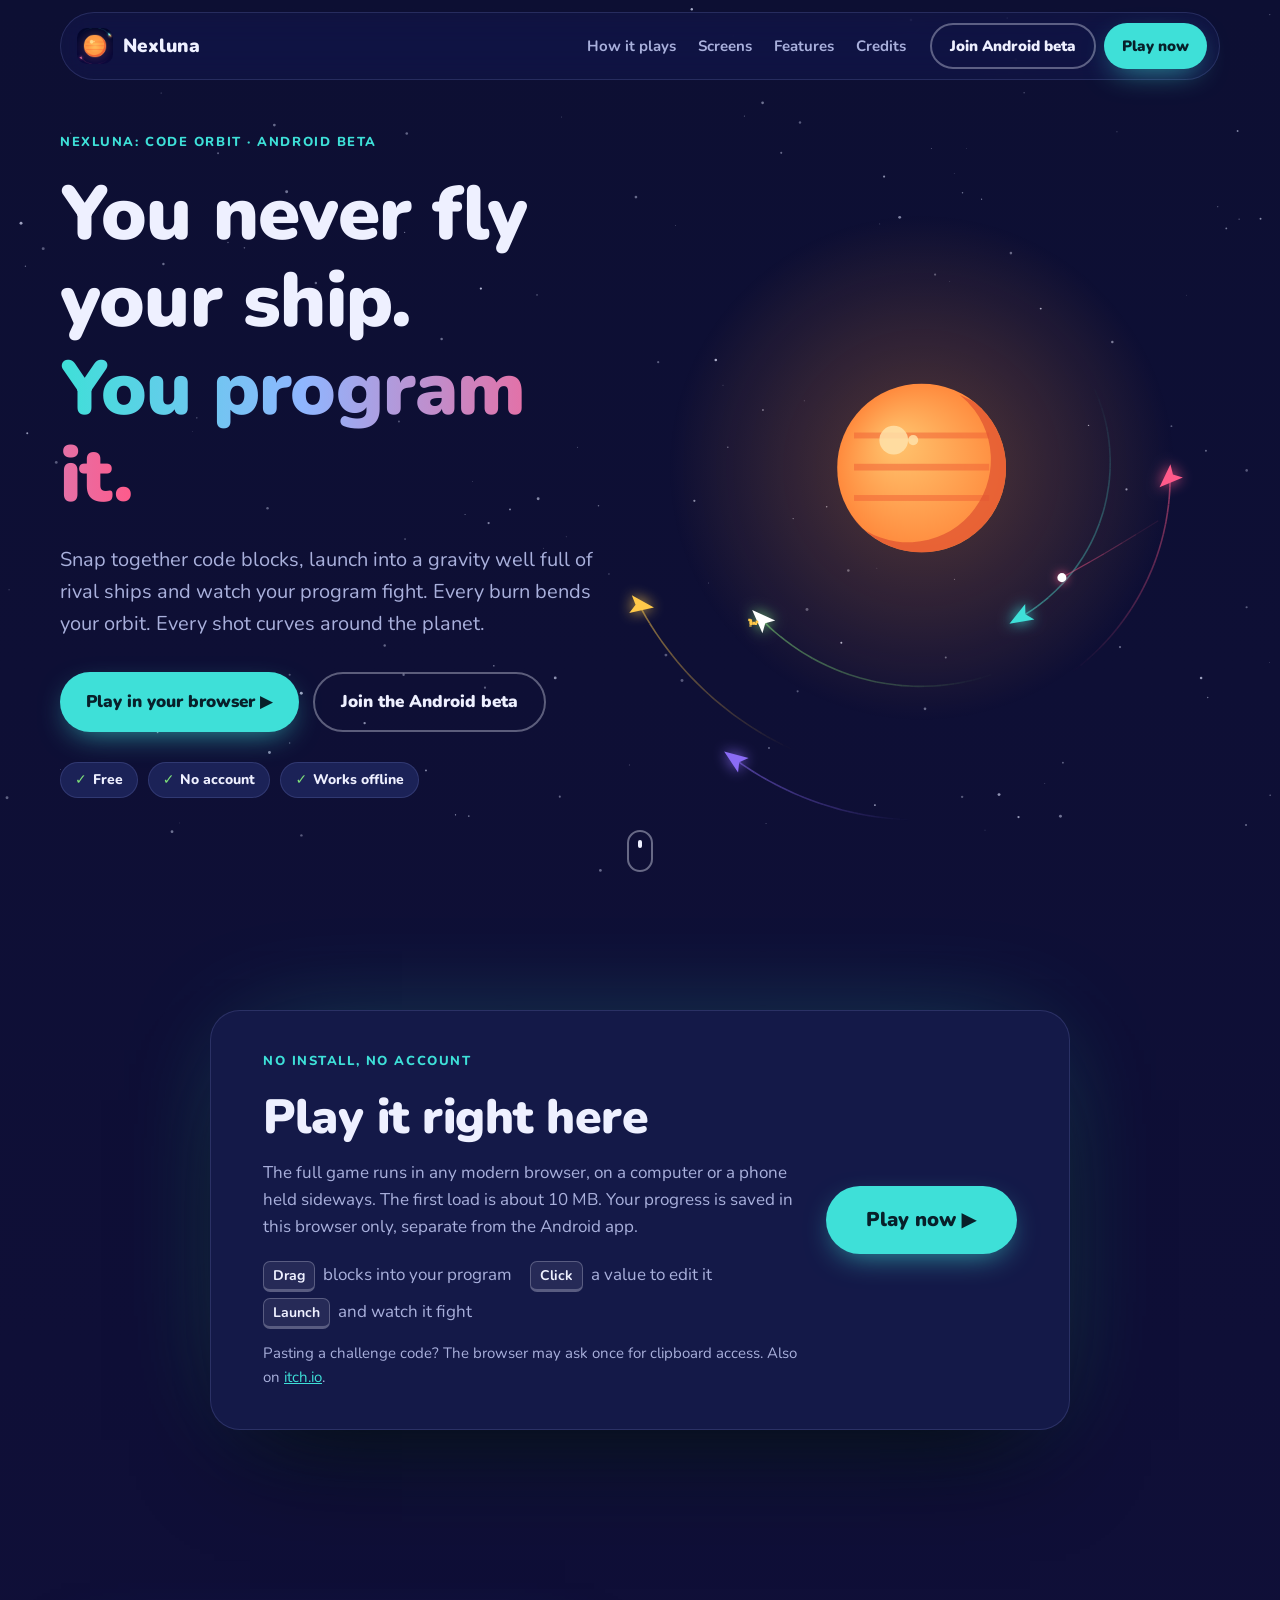
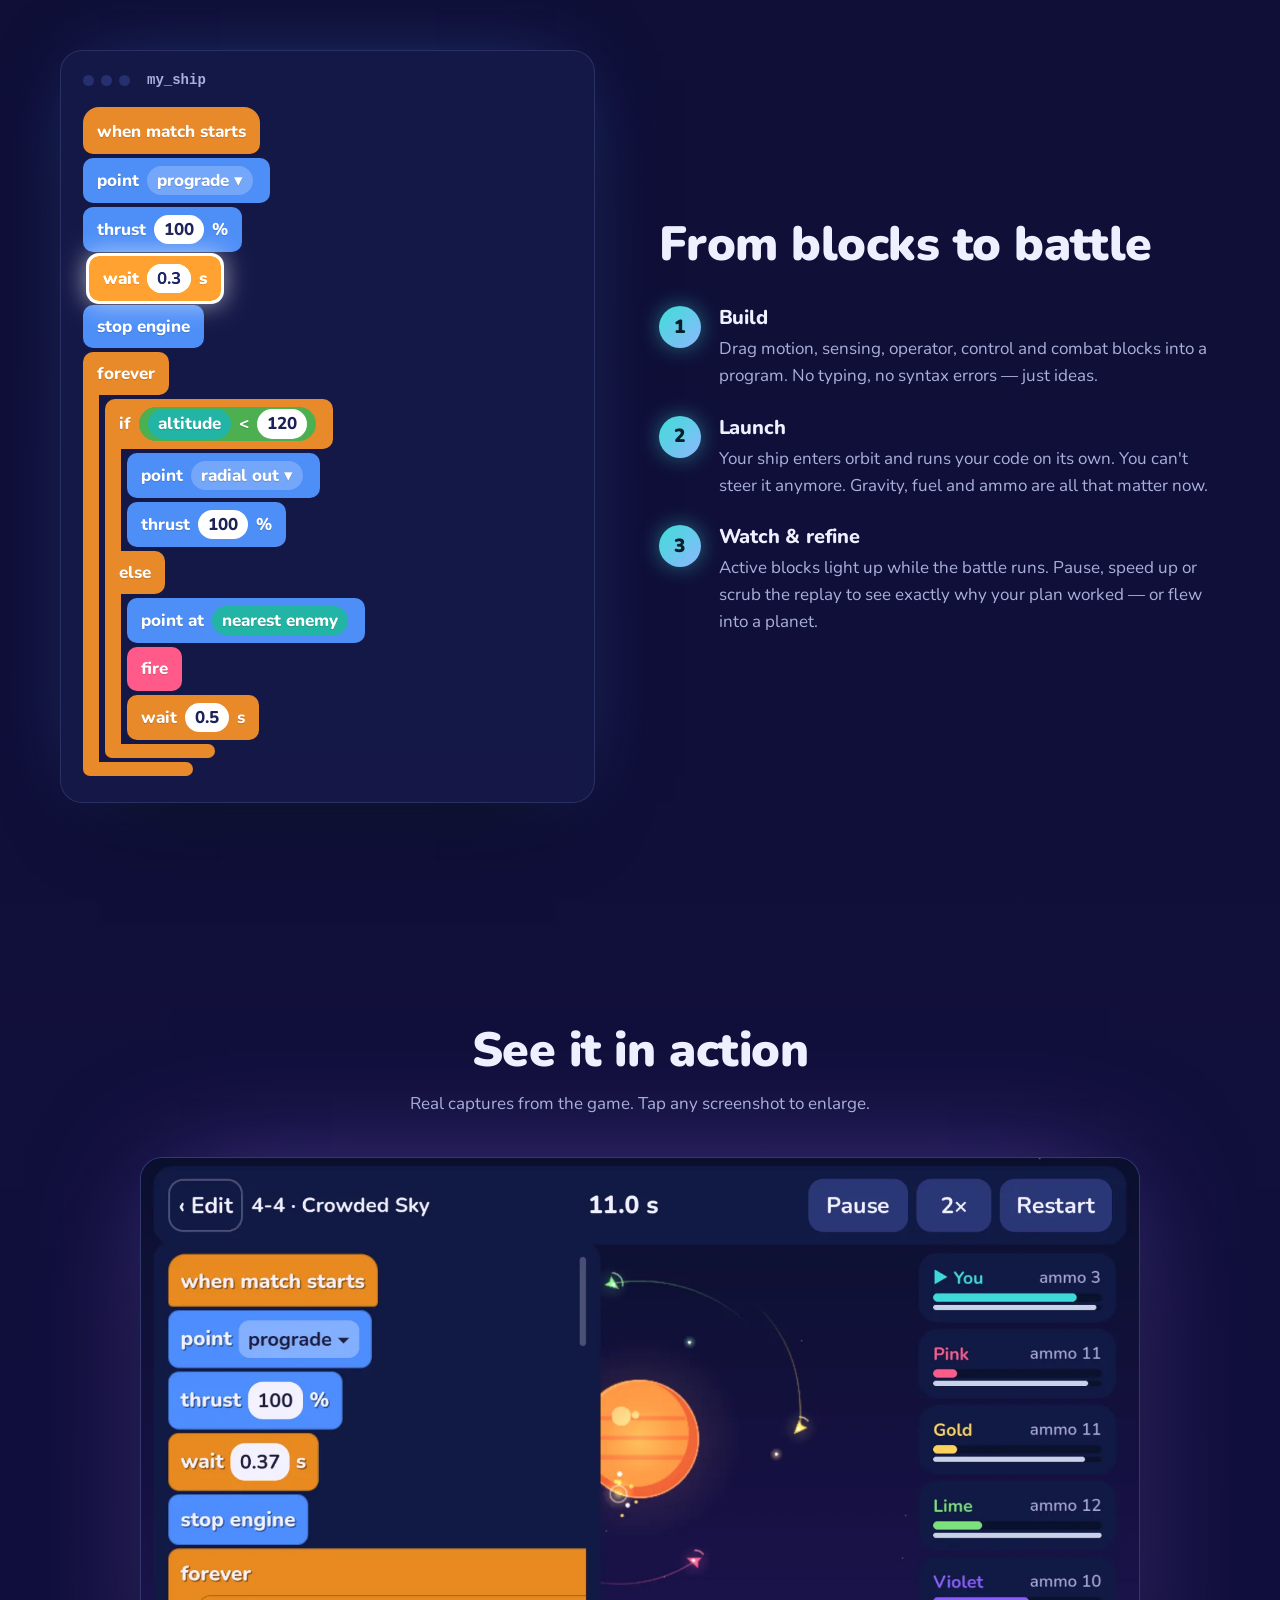
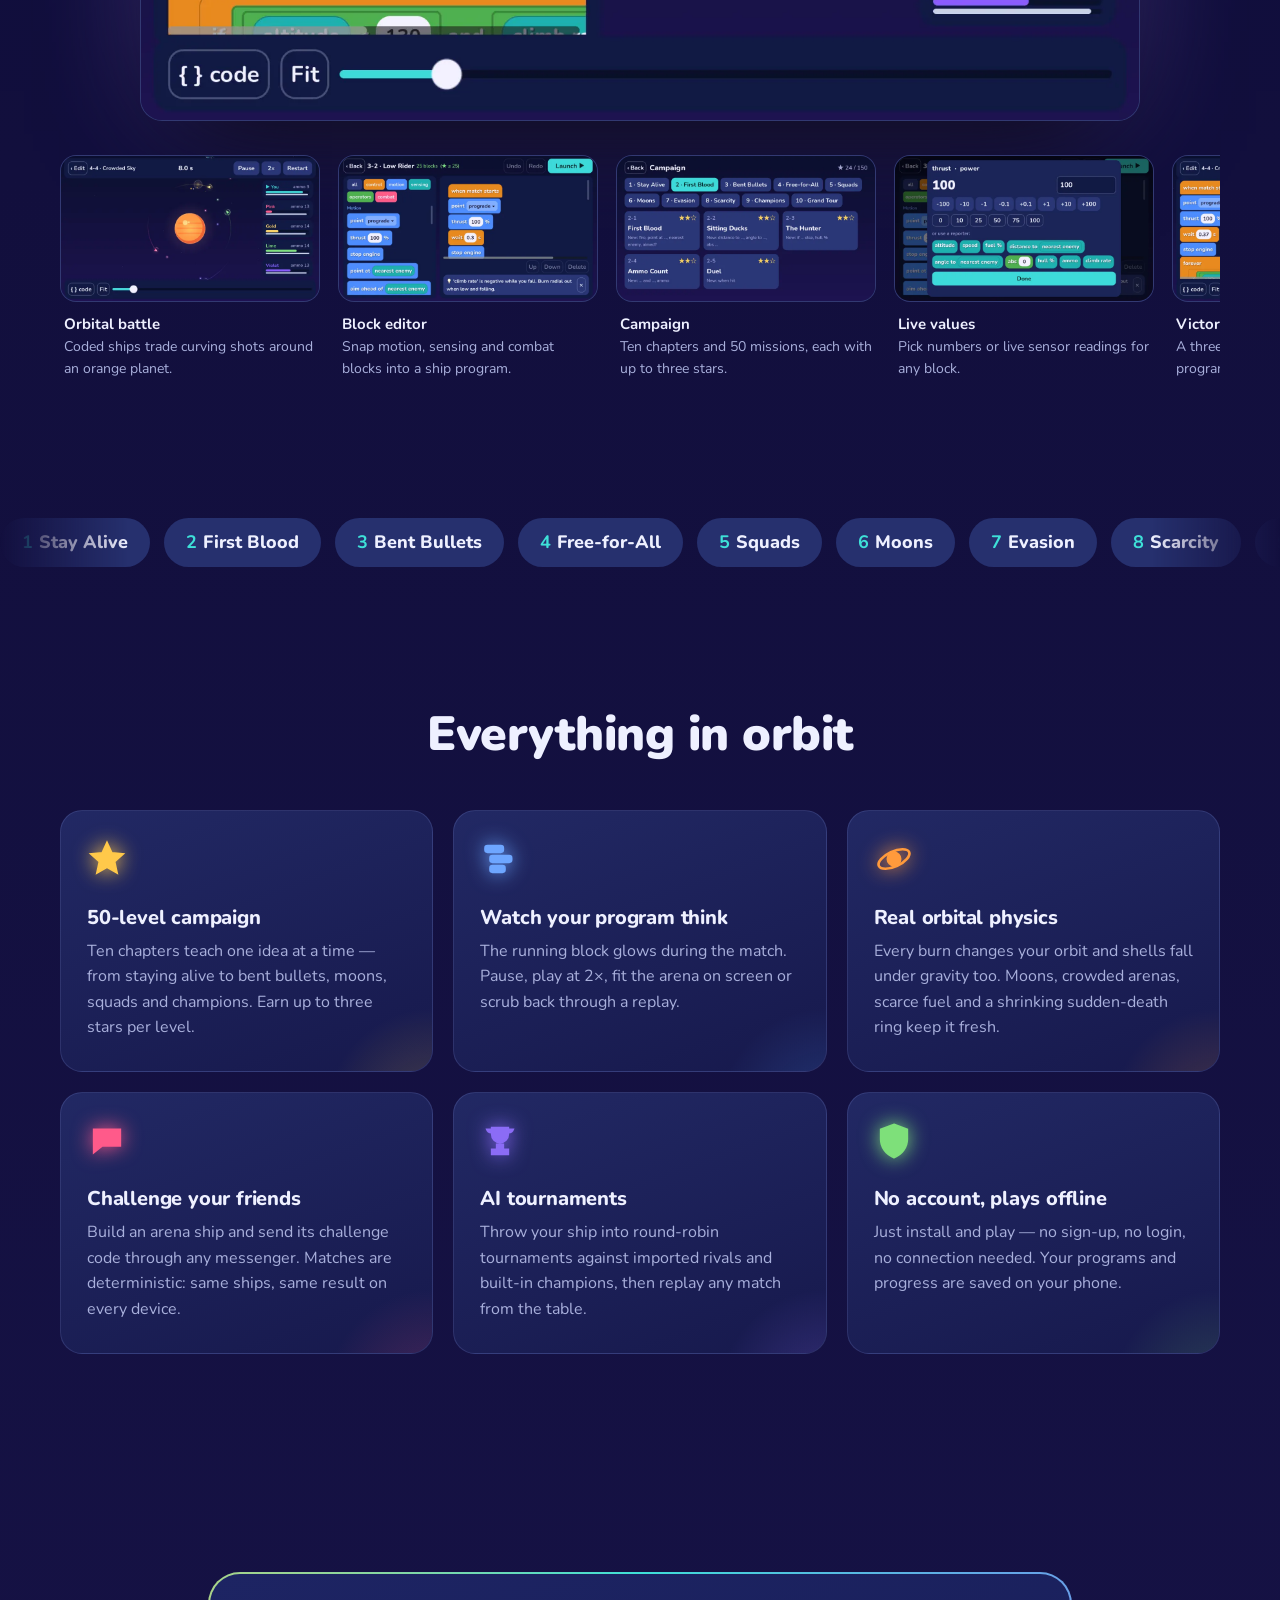
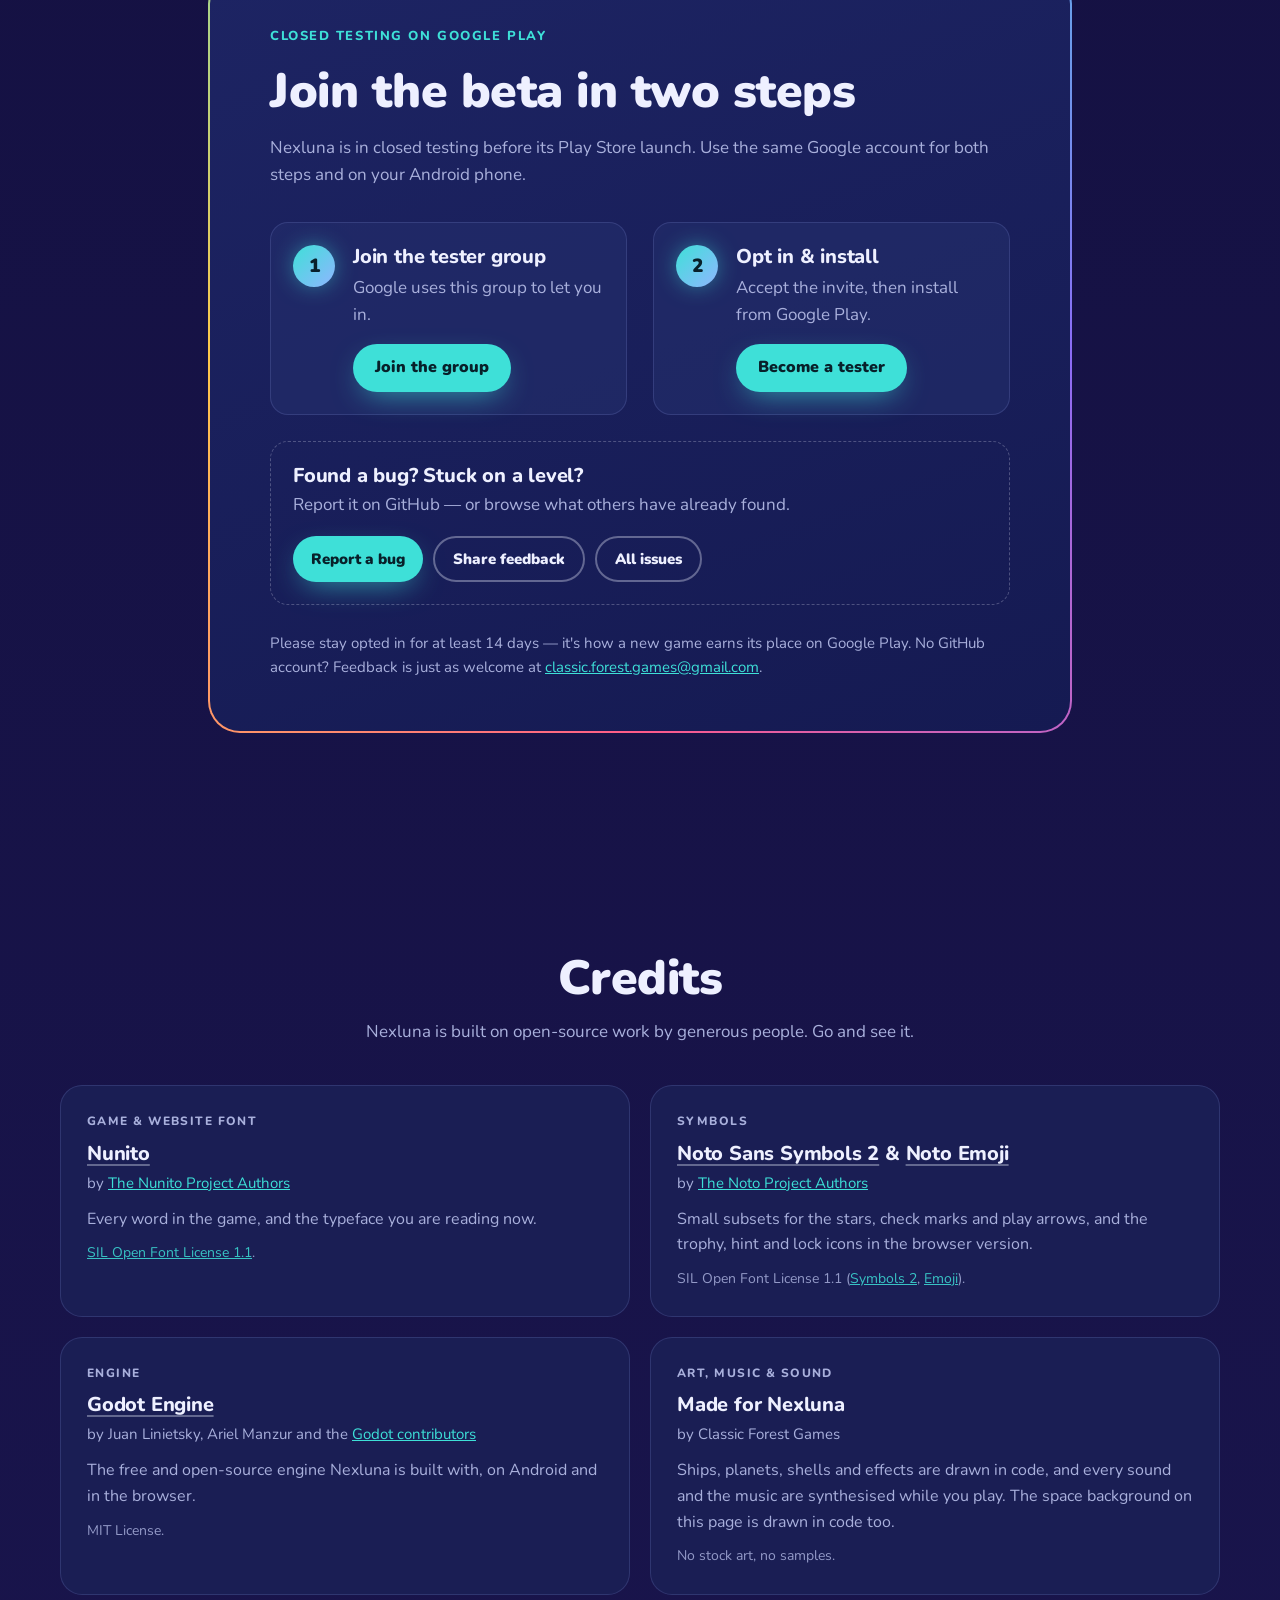
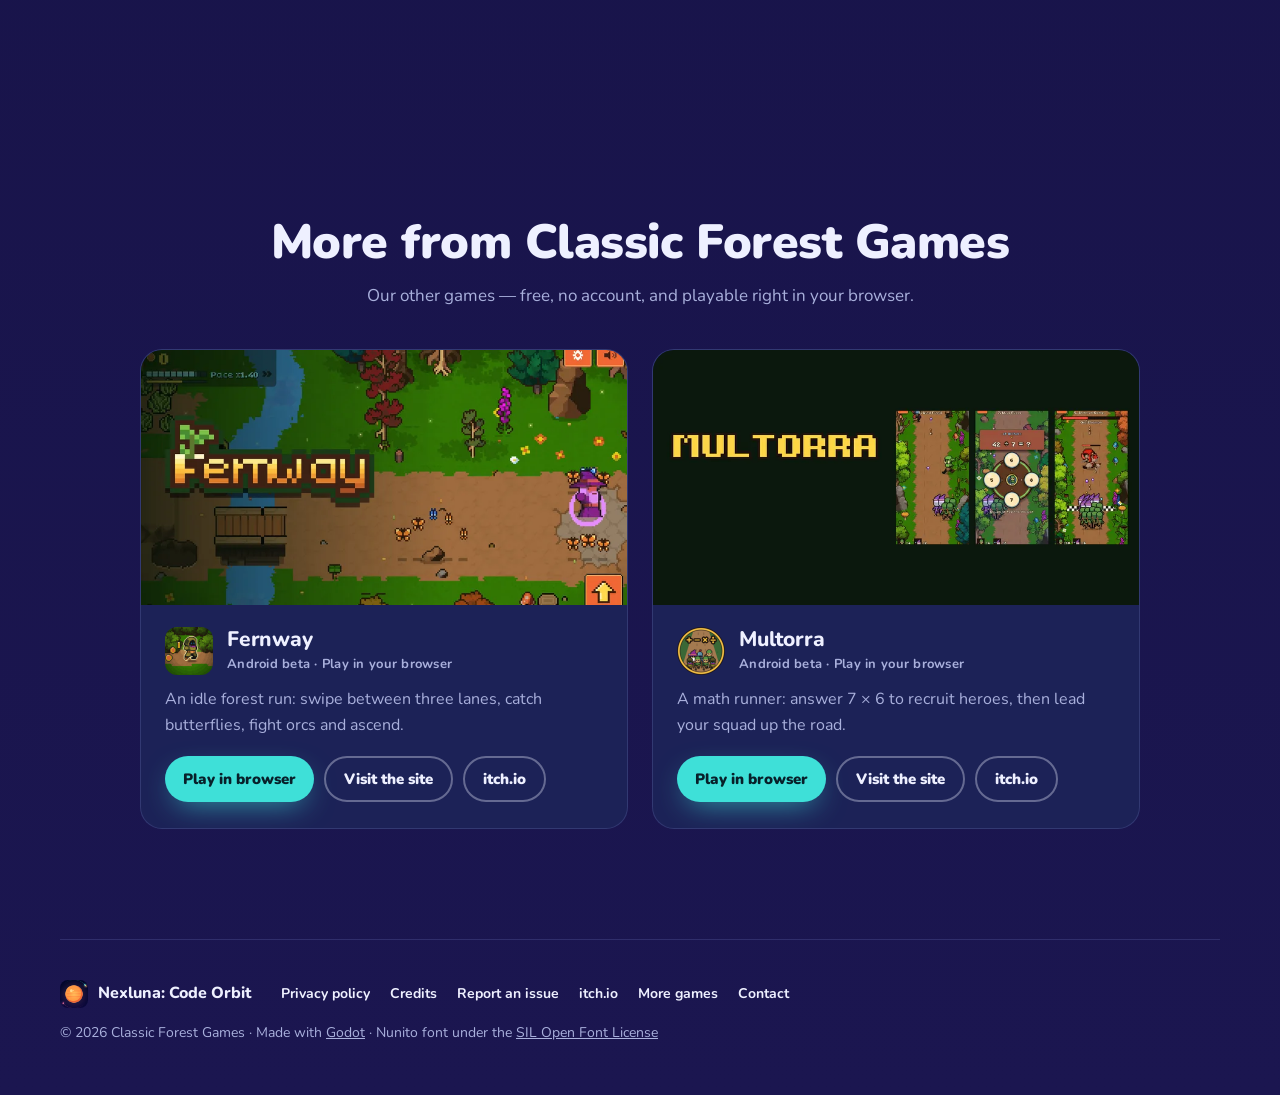
<file: index.html>
<!doctype html>
<html lang="en">
<head>
<meta charset="utf-8">
<meta name="viewport" content="width=device-width, initial-scale=1">
<title>Nexluna: Code Orbit — program your spaceship</title>
<meta name="description" content="A programming strategy game for Android: snap together code blocks, launch your ship into a gravity well and watch your program fight. Free to play, no account, works offline.">
<meta name="theme-color" content="#0d0f33">
<meta property="og:type" content="website">
<meta property="og:title" content="Nexluna: Code Orbit">
<meta property="og:description" content="You never fly your ship — you program it. Code blocks, orbital physics, curving bullets.">
<meta property="og:image" content="https://alessiom.github.io/nexluna-site/img/og.png">
<meta property="og:url" content="https://alessiom.github.io/nexluna-site/">
<meta name="twitter:card" content="summary_large_image">
<link rel="icon" type="image/png" sizes="32x32" href="img/favicon-32.png">
<link rel="apple-touch-icon" href="img/apple-touch-icon.png">
<link rel="preload" href="fonts/Nunito.ttf" as="font" type="font/ttf" crossorigin>
<link rel="stylesheet" href="styles.css">
</head>
<body>
<canvas id="space" aria-hidden="true"></canvas>

<header class="nav">
  <a class="brand" href="#top" aria-label="Nexluna: Code Orbit, back to top">
    <img src="img/icon-192.png" alt="" width="36" height="36">
    <span>Nexluna</span>
  </a>
  <nav aria-label="Sections">
    <a href="#how">How it plays</a>
    <a href="#screens">Screens</a>
    <a href="#features">Features</a>
    <a href="#credits">Credits</a>
  </nav>
  <div class="nav-cta">
    <a class="btn btn-small btn-ghost" href="#beta"><span class="wide">Join Android beta</span><span class="narrow">Join beta</span></a>
    <a class="btn btn-small" href="play/">Play now</a>
  </div>
</header>

<main id="top">
  <section class="hero">
    <div class="hero-copy">
      <p class="eyebrow">Nexluna: Code Orbit · Android beta</p>
      <h1>You never fly your ship.<br><span class="grad">You program it.</span></h1>
      <p class="lede">Snap together code blocks, launch into a gravity well full of rival ships and watch
        your program fight. Every burn bends your orbit. Every shot curves around the planet.</p>
      <div class="cta-row">
        <a class="btn" href="play/">Play in your browser ▶</a>
        <a class="btn btn-ghost" href="#beta">Join the Android beta</a>
      </div>
      <ul class="badges" aria-label="Highlights">
        <li>Free</li><li>No account</li><li>Works offline</li>
      </ul>
    </div>
    <a class="scroll-hint" href="#how" aria-label="Scroll to how it plays"><span></span></a>
  </section>

  <section id="play" class="section play">
    <div class="play-card reveal">
      <div>
        <p class="eyebrow">No install, no account</p>
        <h2>Play it right here</h2>
        <p>The full game runs in any modern browser, on a computer or a phone held sideways. The first load
          is about 10&nbsp;MB. Your progress is saved in this browser only, separate from the Android app.</p>
        <ul class="tips" aria-label="Controls">
          <li><b>Drag</b> blocks into your program</li><li><b>Click</b> a value to edit it</li>
          <li><b>Launch</b> and watch it fight</li>
        </ul>
        <p class="fine">Pasting a challenge code? The browser may ask once for clipboard access.
          Also on <a href="https://classic-forest.itch.io/nexluna-code-orbit" rel="noopener">itch.io</a>.</p>
      </div>
      <a class="btn btn-big" href="play/">Play now ▶</a>
    </div>
  </section>

  <section id="how" class="section how">
    <div class="how-grid">
      <div class="program reveal" aria-label="Example ship program">
        <div class="program-head"><span class="dot"></span><span class="dot"></span><span class="dot"></span><span class="prog-title">my_ship</span></div>
        <div class="blocks" id="blocks">
          <div class="b hat ctl">when match starts</div>
          <div class="b mot">point <i>prograde ▾</i></div>
          <div class="b mot">thrust <i class="v">100</i> %</div>
          <div class="b ctl">wait <i class="v">0.3</i> s</div>
          <div class="b mot">stop engine</div>
          <div class="c ctl">
            <div class="b c-top">forever</div>
            <div class="c-body">
              <div class="c ctl">
                <div class="b c-top">if <i class="op"><i class="sen">altitude</i> &lt; <i class="v">120</i></i></div>
                <div class="c-body">
                  <div class="b mot">point <i>radial out ▾</i></div>
                  <div class="b mot">thrust <i class="v">100</i> %</div>
                </div>
                <div class="b c-mid">else</div>
                <div class="c-body">
                  <div class="b mot">point at <i class="sen">nearest enemy</i></div>
                  <div class="b cmb">fire</div>
                  <div class="b ctl">wait <i class="v">0.5</i> s</div>
                </div>
                <div class="c-end"></div>
              </div>
            </div>
            <div class="c-end"></div>
          </div>
        </div>
      </div>
      <div class="how-copy">
        <h2 class="reveal">From blocks to battle</h2>
        <ol class="steps">
          <li class="reveal"><span class="num">1</span><div><h3>Build</h3><p>Drag motion, sensing, operator, control and combat blocks into a program. No typing, no syntax errors — just ideas.</p></div></li>
          <li class="reveal"><span class="num">2</span><div><h3>Launch</h3><p>Your ship enters orbit and runs your code on its own. You can't steer it anymore. Gravity, fuel and ammo are all that matter now.</p></div></li>
          <li class="reveal"><span class="num">3</span><div><h3>Watch &amp; refine</h3><p>Active blocks light up while the battle runs. Pause, speed up or scrub the replay to see exactly why your plan worked — or flew into a planet.</p></div></li>
        </ol>
      </div>
    </div>
  </section>

  <section id="screens" class="section screens">
    <h2 class="reveal center">See it in action</h2>
    <p class="sub center reveal">Real captures from the game. Tap any screenshot to enlarge.</p>
    <figure class="hero-shot reveal">
      <button class="shot" data-i="0" aria-label="Enlarge: live code beside an orbital battle">
        <img src="img/screens/03_live_code_replay.webp" width="1600" height="900" alt="Live code runs beside an orbital battle, with ship status and replay controls visible.">
      </button>
    </figure>
    <div class="gallery" id="gallery">
      <!-- filled by main.js from SHOTS so captions and the lightbox stay in sync -->
    </div>
  </section>

  <section class="chapters" aria-label="Campaign chapters">
    <div class="marquee"><div class="track" id="track"></div></div>
  </section>

  <section id="features" class="section features">
    <h2 class="reveal center">Everything in orbit</h2>
    <div class="cards">
      <article class="card reveal">
        <svg viewBox="0 0 24 24" aria-hidden="true"><path d="M12 2l2.9 6.3 6.9.7-5.2 4.6 1.5 6.8L12 17l-6.1 3.4 1.5-6.8L2.2 9l6.9-.7z"/></svg>
        <h3>50-level campaign</h3>
        <p>Ten chapters teach one idea at a time — from staying alive to bent bullets, moons, squads and champions. Earn up to three stars per level.</p>
      </article>
      <article class="card reveal">
        <svg viewBox="0 0 24 24" aria-hidden="true"><rect x="3" y="4" width="11" height="4" rx="1.5"/><rect x="6" y="10" width="13" height="4" rx="1.5"/><rect x="6" y="16" width="9" height="4" rx="1.5"/></svg>
        <h3>Watch your program think</h3>
        <p>The running block glows during the match. Pause, play at 2×, fit the arena on screen or scrub back through a replay.</p>
      </article>
      <article class="card reveal">
        <svg viewBox="0 0 24 24" aria-hidden="true"><circle cx="12" cy="12" r="4"/><ellipse cx="12" cy="12" rx="10" ry="4.5" fill="none" stroke-width="1.6" transform="rotate(-25 12 12)"/></svg>
        <h3>Real orbital physics</h3>
        <p>Every burn changes your orbit and shells fall under gravity too. Moons, crowded arenas, scarce fuel and a shrinking sudden-death ring keep it fresh.</p>
      </article>
      <article class="card reveal">
        <svg viewBox="0 0 24 24" aria-hidden="true"><path d="M4 5h16v10H9l-5 4z"/></svg>
        <h3>Challenge your friends</h3>
        <p>Build an arena ship and send its challenge code through any messenger. Matches are deterministic: same ships, same result on every device.</p>
      </article>
      <article class="card reveal">
        <svg viewBox="0 0 24 24" aria-hidden="true"><path d="M7 4h10v4a5 5 0 0 1-10 0zM4 5h3v2a3 3 0 0 1-3-2zM20 5h-3v2a3 3 0 0 0 3-2zM10 14h4v3h3v3H7v-3h3z"/></svg>
        <h3>AI tournaments</h3>
        <p>Throw your ship into round-robin tournaments against imported rivals and built-in champions, then replay any match from the table.</p>
      </article>
      <article class="card reveal">
        <svg viewBox="0 0 24 24" aria-hidden="true"><path d="M12 2l8 3v6c0 5-3.4 9.4-8 11-4.6-1.6-8-6-8-11V5z"/></svg>
        <h3>No account, plays offline</h3>
        <p>Just install and play — no sign-up, no login, no connection needed. Your programs and progress are saved on your phone.</p>
      </article>
    </div>
  </section>

  <section id="beta" class="section beta">
    <div class="beta-card reveal">
      <p class="eyebrow">Closed testing on Google Play</p>
      <h2>Join the beta in two steps</h2>
      <p>Nexluna is in closed testing before its Play Store launch. Use the same Google account for both steps and on your Android phone.</p>
      <ol class="join">
        <li><span class="num">1</span><div><h3>Join the tester group</h3><p>Google uses this group to let you in.</p>
          <a class="btn" href="https://groups.google.com/g/nexluna-testers" rel="noopener">Join the group</a></div></li>
        <li><span class="num">2</span><div><h3>Opt in &amp; install</h3><p>Accept the invite, then install from Google Play.</p>
          <a class="btn" href="https://play.google.com/apps/testing/com.nexluna.game" rel="noopener">Become a tester</a></div></li>
      </ol>
      <div class="report">
        <div><h3>Found a bug? Stuck on a level?</h3>
          <p>Report it on GitHub — or browse what others have already found.</p></div>
        <div class="report-btns">
          <a class="btn btn-small" href="https://github.com/AlessioM/nexluna-site/issues/new?template=bug.yml" rel="noopener">Report a bug</a>
          <a class="btn btn-small btn-ghost" href="https://github.com/AlessioM/nexluna-site/issues/new?template=feedback.yml" rel="noopener">Share feedback</a>
          <a class="btn btn-small btn-ghost" href="https://github.com/AlessioM/nexluna-site/issues" rel="noopener">All issues</a>
        </div>
      </div>
      <p class="fine">Please stay opted in for at least 14 days — it's how a new game earns its place on Google Play.
        No GitHub account? Feedback is just as welcome at
        <a href="mailto:classic.forest.games@gmail.com">classic.forest.games@gmail.com</a>.</p>
    </div>
  </section>
  <section id="credits" class="section credits">
    <h2 class="reveal center">Credits</h2>
    <p class="sub center reveal">Nexluna is built on open-source work by generous people. Go and see it.</p>
    <div class="credit-grid">
      <article class="credit reveal">
        <p class="eyebrow">Game &amp; website font</p>
        <h3><a href="https://fonts.google.com/specimen/Nunito" rel="noopener">Nunito</a></h3>
        <p class="by">by <a href="https://github.com/googlefonts/nunito" rel="noopener">The Nunito Project Authors</a></p>
        <p>Every word in the game, and the typeface you are reading now.</p>
        <p class="lic"><a href="fonts/OFL.txt">SIL Open Font License 1.1</a>.</p>
      </article>
      <article class="credit reveal">
        <p class="eyebrow">Symbols</p>
        <h3><a href="https://fonts.google.com/noto/specimen/Noto+Sans+Symbols+2" rel="noopener">Noto Sans Symbols 2</a> &amp;
          <a href="https://fonts.google.com/noto/specimen/Noto+Emoji" rel="noopener">Noto Emoji</a></h3>
        <p class="by">by <a href="https://github.com/notofonts" rel="noopener">The Noto Project Authors</a></p>
        <p>Small subsets for the stars, check marks and play arrows, and the trophy, hint and lock icons in the browser version.</p>
        <p class="lic">SIL Open Font License 1.1 (<a href="fonts/NotoSansSymbols2-OFL.txt">Symbols 2</a>, <a href="fonts/NotoEmoji-OFL.txt">Emoji</a>).</p>
      </article>
      <article class="credit reveal">
        <p class="eyebrow">Engine</p>
        <h3><a href="https://godotengine.org" rel="noopener">Godot Engine</a></h3>
        <p class="by">by Juan Linietsky, Ariel Manzur and the <a href="https://godotengine.org/license/" rel="noopener">Godot contributors</a></p>
        <p>The free and open-source engine Nexluna is built with, on Android and in the browser.</p>
        <p class="lic">MIT License.</p>
      </article>
      <article class="credit reveal">
        <p class="eyebrow">Art, music &amp; sound</p>
        <h3>Made for Nexluna</h3>
        <p class="by">by Classic Forest Games</p>
        <p>Ships, planets, shells and effects are drawn in code, and every sound and the music are synthesised while you play.
          The space background on this page is drawn in code too.</p>
        <p class="lic">No stock art, no samples.</p>
      </article>
    </div>
  </section>

  <section id="more" class="section more">
    <h2 class="reveal center">More from Classic Forest Games</h2>
    <p class="sub center reveal">Our other games — free, no account, and playable right in your browser.</p>
    <div class="game-grid">
      <article class="game-card reveal">
        <a class="game-shot" href="https://alessiom.github.io/fernway-site/" tabindex="-1" aria-hidden="true"><img src="img/games/fernway-card.webp" width="800" height="420" alt="" loading="lazy"></a>
        <div class="game-body">
          <div class="game-title"><img src="img/games/fernway-icon.png" width="48" height="48" alt=""><div>
            <h3>Fernway</h3><p class="game-status">Android beta · Play in your browser</p></div></div>
          <p>An idle forest run: swipe between three lanes, catch butterflies, fight orcs and ascend.</p>
          <div class="game-btns">
            <a class="btn btn-small" href="https://alessiom.github.io/fernway-site/play/" rel="noopener">Play in browser</a>
            <a class="btn btn-small btn-ghost" href="https://alessiom.github.io/fernway-site/" rel="noopener">Visit the site</a>
            <a class="btn btn-small btn-ghost" href="https://classic-forest.itch.io/fernway-idle-forest-run" rel="noopener">itch.io</a>
          </div>
        </div>
      </article>
      <article class="game-card reveal">
        <a class="game-shot" href="https://alessiom.github.io/multorra-site/" tabindex="-1" aria-hidden="true"><img src="img/games/multorra-card.webp" width="800" height="420" alt="" loading="lazy"></a>
        <div class="game-body">
          <div class="game-title"><img src="img/games/multorra-icon.png" width="48" height="48" alt=""><div>
            <h3>Multorra</h3><p class="game-status">Android beta · Play in your browser</p></div></div>
          <p>A math runner: answer 7 × 6 to recruit heroes, then lead your squad up the road.</p>
          <div class="game-btns">
            <a class="btn btn-small" href="https://alessiom.github.io/multorra-site/play/" rel="noopener">Play in browser</a>
            <a class="btn btn-small btn-ghost" href="https://alessiom.github.io/multorra-site/" rel="noopener">Visit the site</a>
            <a class="btn btn-small btn-ghost" href="https://classic-forest.itch.io/multorra-math-runner" rel="noopener">itch.io</a>
          </div>
        </div>
      </article>
    </div>
  </section>
</main>

<footer class="foot">
  <div class="foot-brand"><img src="img/icon-192.png" alt="" width="28" height="28"> Nexluna: Code Orbit</div>
  <nav aria-label="Footer">
    <a href="privacy/">Privacy policy</a>
    <a href="#credits">Credits</a>
    <a href="https://github.com/AlessioM/nexluna-site/issues" rel="noopener">Report an issue</a>
    <a href="https://classic-forest.itch.io/nexluna-code-orbit" rel="noopener">itch.io</a>
    <a href="#more">More games</a>
    <a href="mailto:classic.forest.games@gmail.com">Contact</a>
  </nav>
  <p>© 2026 Classic Forest Games · Made with <a href="https://godotengine.org" rel="noopener">Godot</a> ·
    Nunito font under the <a href="fonts/OFL.txt">SIL Open Font License</a></p>
</footer>

<dialog id="lightbox" aria-label="Screenshot viewer">
  <button class="lb-close" aria-label="Close">×</button>
  <button class="lb-nav lb-prev" aria-label="Previous screenshot">‹</button>
  <figure><img id="lb-img" alt=""><figcaption id="lb-cap"></figcaption></figure>
  <button class="lb-nav lb-next" aria-label="Next screenshot">›</button>
</dialog>

<script src="main.js"></script>
</body>
</html>
</file>
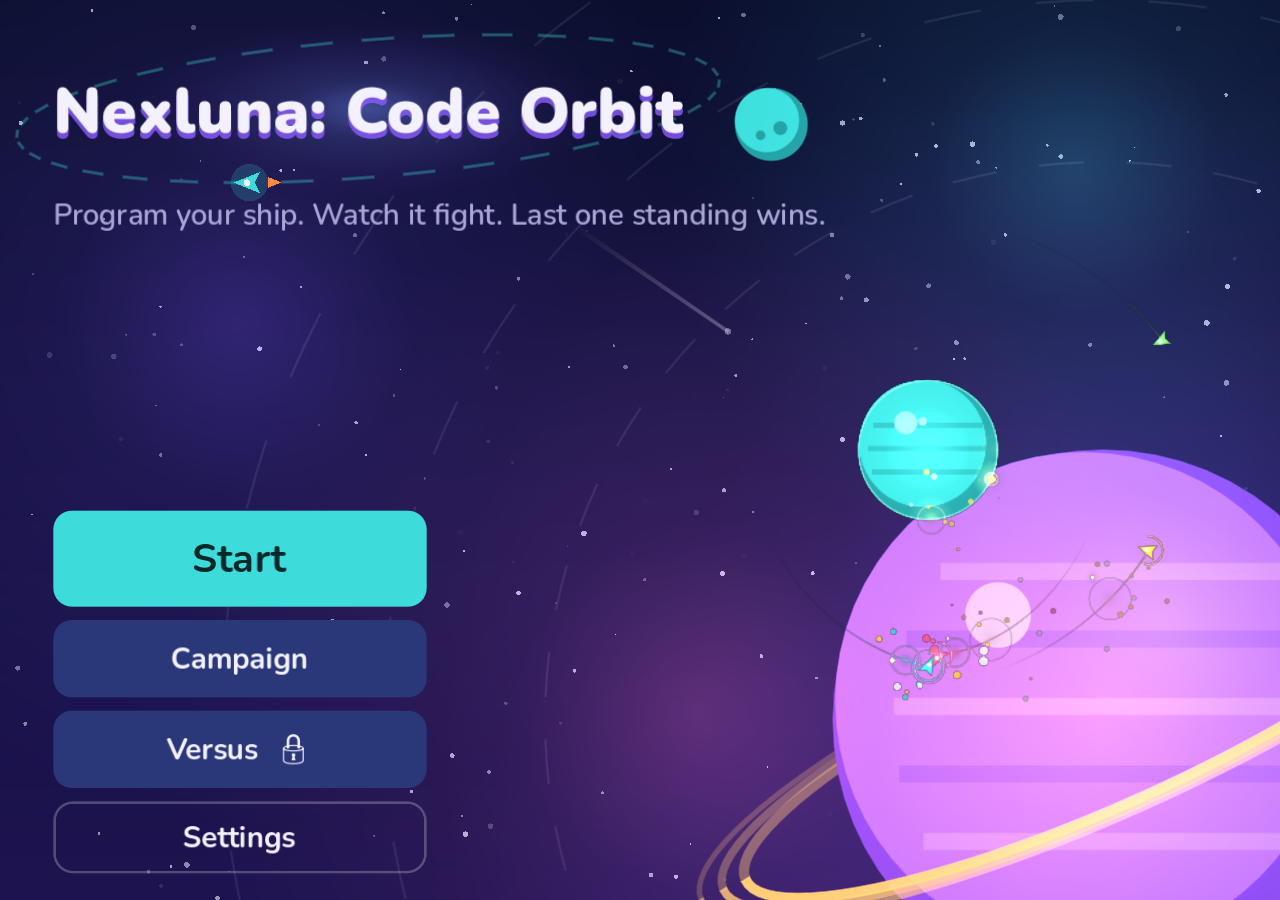
<file: play/index.html>
<!DOCTYPE html>
<html lang="en">
	<head>
		<meta charset="utf-8">
		<meta name="viewport" content="width=device-width, user-scalable=no, initial-scale=1.0">
		<title>Nexluna: Code Orbit</title>
		<style>
html, body, #canvas {
	margin: 0;
	padding: 0;
	border: 0;
}

body {
	color: white;
	background-color: black;
	overflow: hidden;
	touch-action: none;
}

#canvas {
	display: block;
}

#canvas:focus {
	outline: none;
}

#status, #status-splash, #status-progress {
	position: absolute;
	left: 0;
	right: 0;
}

#status, #status-splash {
	top: 0;
	bottom: 0;
}

#status {
	background-color: #0d0f33;
	display: flex;
	flex-direction: column;
	justify-content: center;
	align-items: center;
	visibility: hidden;
}

#status-splash {
	max-height: 100%;
	max-width: 100%;
	margin: auto;
}

#status-splash.show-image--false {
	display: none;
}

#status-splash.fullsize--true {
	height: 100%;
	width: 100%;
	object-fit: contain;
}

#status-splash.use-filter--false {
	image-rendering: pixelated;
}

#status-progress, #status-notice {
	display: none;
}

#status-progress {
	bottom: 10%;
	width: 50%;
	margin: 0 auto;
}

#status-notice {
	background-color: #5b3943;
	border-radius: 0.5rem;
	border: 1px solid #9b3943;
	color: #e0e0e0;
	font-family: 'Noto Sans', 'Droid Sans', Arial, sans-serif;
	line-height: 1.3;
	margin: 0 2rem;
	overflow: hidden;
	padding: 1rem;
	text-align: center;
	z-index: 1;
}
		</style>
		<link id="-gd-engine-icon" rel="icon" type="image/png" href="index.icon.png" />
<link rel="apple-touch-icon" href="index.apple-touch-icon.png"/>
<meta name="theme-color" content="#0d0f33"><style>body{background:#0d0f33}#status-progress{accent-color:#3ee0d8}@media (orientation:portrait) and (pointer:coarse){body::after{content:"\21BB\A Turn your phone sideways to play";white-space:pre;position:fixed;inset:0;display:flex;align-items:center;justify-content:center;text-align:center;line-height:1.6;background:#0d0f33;color:#eef0ff;font:800 22px system-ui,sans-serif;z-index:99}}</style>
	</head>
	<body>
		<canvas id="canvas">
			Your browser does not support the canvas tag.
		</canvas>

		<noscript>
			Your browser does not support JavaScript.
		</noscript>

		<div id="status">
			<img id="status-splash" class="show-image--true fullsize--false use-filter--true" src="index.png" alt="">
			<progress id="status-progress"></progress>
			<div id="status-notice"></div>
		</div>

		<script src="index.js"></script>
		<script>
const GODOT_CONFIG = {"args":[],"canvasResizePolicy":2,"emscriptenPoolSize":8,"ensureCrossOriginIsolationHeaders":true,"executable":"index","experimentalVK":false,"fileSizes":{"index.pck":1249232,"index.wasm":39514754},"focusCanvas":true,"gdextensionLibs":[],"godotPoolSize":4};
const GODOT_THREADS_ENABLED = false;
const engine = new Engine(GODOT_CONFIG);

(function () {
	const statusOverlay = document.getElementById('status');
	const statusProgress = document.getElementById('status-progress');
	const statusNotice = document.getElementById('status-notice');

	let initializing = true;
	let statusMode = '';

	function setStatusMode(mode) {
		if (statusMode === mode || !initializing) {
			return;
		}
		if (mode === 'hidden') {
			statusOverlay.remove();
			initializing = false;
			return;
		}
		statusOverlay.style.visibility = 'visible';
		statusProgress.style.display = mode === 'progress' ? 'block' : 'none';
		statusNotice.style.display = mode === 'notice' ? 'block' : 'none';
		statusMode = mode;
	}

	function setStatusNotice(text) {
		while (statusNotice.lastChild) {
			statusNotice.removeChild(statusNotice.lastChild);
		}
		const lines = text.split('\n');
		lines.forEach((line) => {
			statusNotice.appendChild(document.createTextNode(line));
			statusNotice.appendChild(document.createElement('br'));
		});
	}

	function displayFailureNotice(err) {
		console.error(err);
		if (err instanceof Error) {
			setStatusNotice(err.message);
		} else if (typeof err === 'string') {
			setStatusNotice(err);
		} else {
			setStatusNotice('An unknown error occurred.');
		}
		setStatusMode('notice');
		initializing = false;
	}

	const missing = Engine.getMissingFeatures({
		threads: GODOT_THREADS_ENABLED,
	});

	if (missing.length !== 0) {
		if (GODOT_CONFIG['serviceWorker'] && GODOT_CONFIG['ensureCrossOriginIsolationHeaders'] && 'serviceWorker' in navigator) {
			let serviceWorkerRegistrationPromise;
			try {
				serviceWorkerRegistrationPromise = navigator.serviceWorker.getRegistration();
			} catch (err) {
				serviceWorkerRegistrationPromise = Promise.reject(new Error('Service worker registration failed.'));
			}
			// There's a chance that installing the service worker would fix the issue
			Promise.race([
				serviceWorkerRegistrationPromise.then((registration) => {
					if (registration != null) {
						return Promise.reject(new Error('Service worker already exists.'));
					}
					return registration;
				}).then(() => engine.installServiceWorker()),
				// For some reason, `getRegistration()` can stall
				new Promise((resolve) => {
					setTimeout(() => resolve(), 2000);
				}),
			]).then(() => {
				// Reload if there was no error.
				window.location.reload();
			}).catch((err) => {
				console.error('Error while registering service worker:', err);
			});
		} else {
			// Display the message as usual
			const missingMsg = 'Error\nThe following features required to run Godot projects on the Web are missing:\n';
			displayFailureNotice(missingMsg + missing.join('\n'));
		}
	} else {
		setStatusMode('progress');
		engine.startGame({
			'onProgress': function (current, total) {
				if (current > 0 && total > 0) {
					statusProgress.value = current;
					statusProgress.max = total;
				} else {
					statusProgress.removeAttribute('value');
					statusProgress.removeAttribute('max');
				}
			},
		}).then(() => {
			setStatusMode('hidden');
		}, displayFailureNotice);
	}
}());
		</script>
	</body>
</html>
</file>
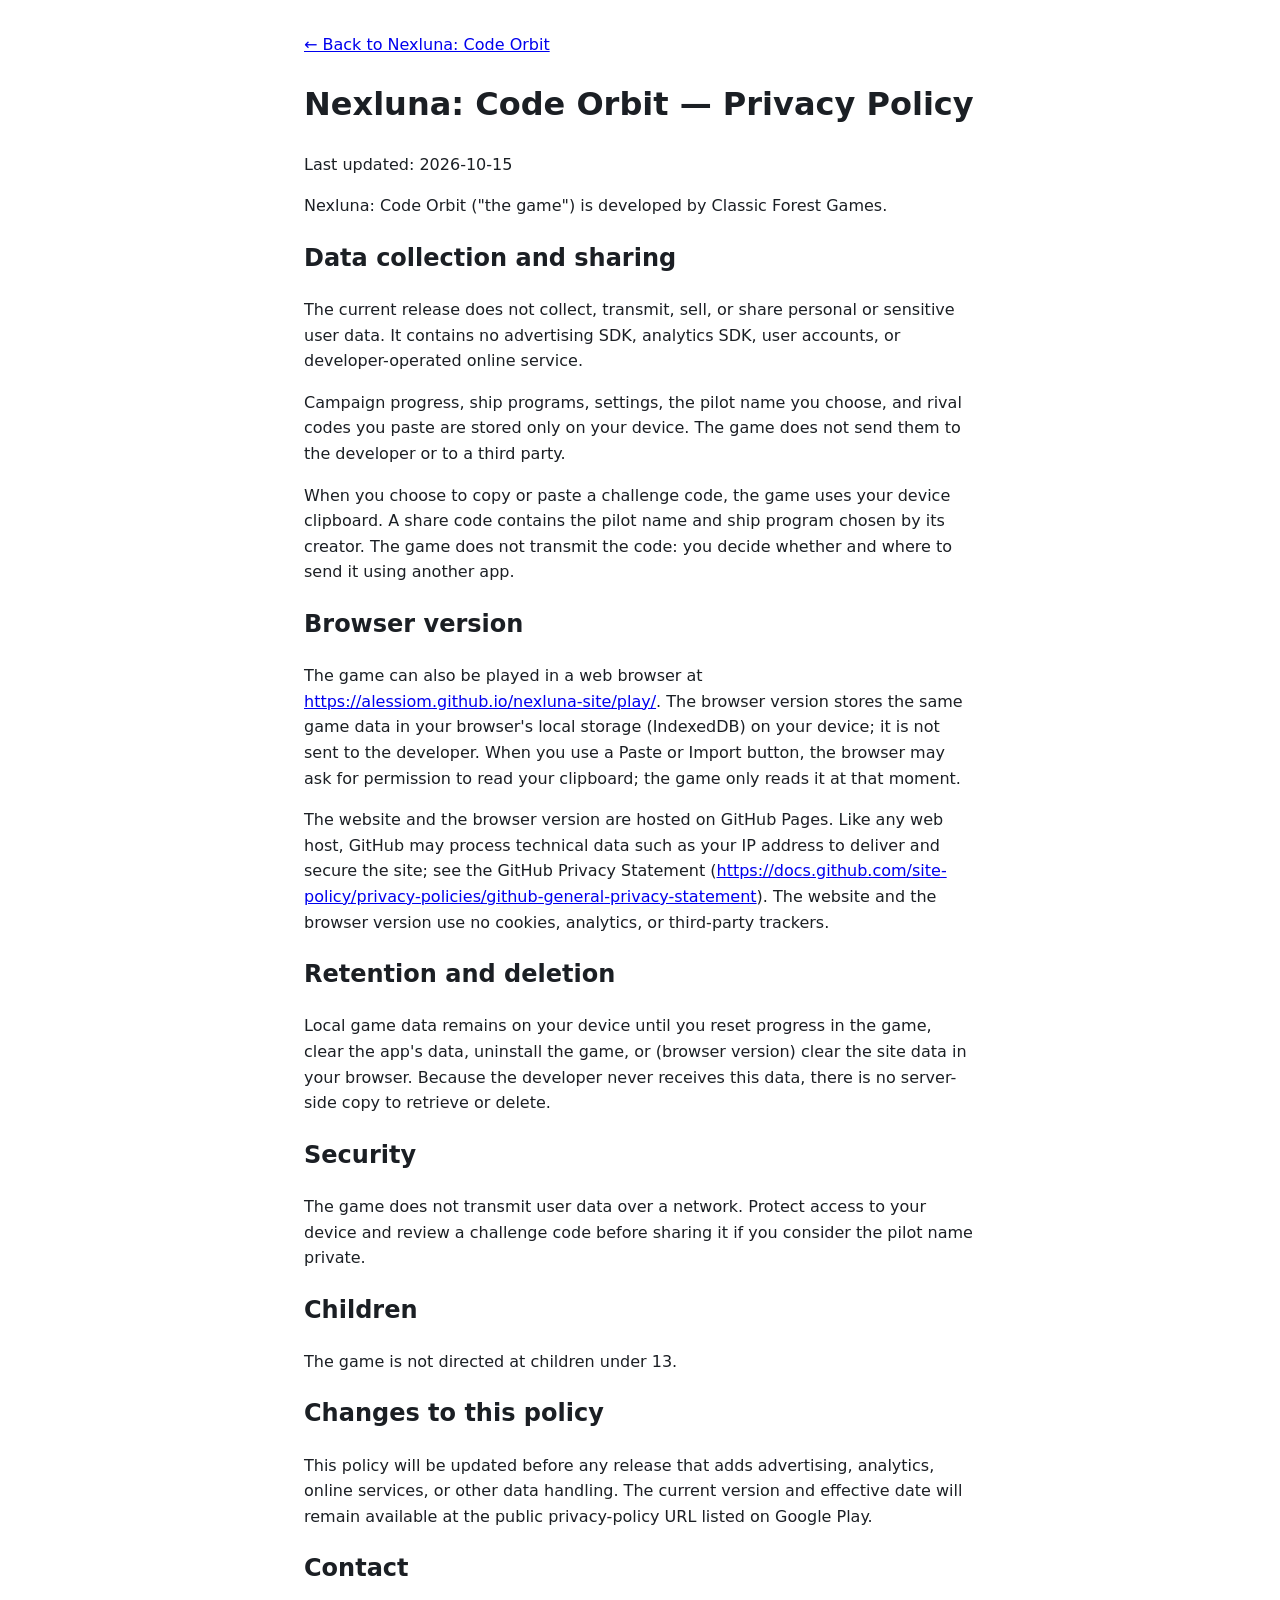
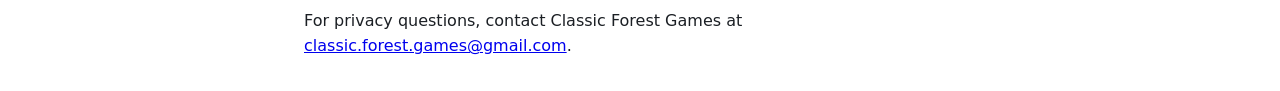
<file: privacy/index.html>
<!doctype html>
<html lang="en"><head><meta charset="utf-8"><meta name="viewport" content="width=device-width,initial-scale=1">
<link rel="icon" type="image/png" sizes="32x32" href="../img/favicon-32.png">
<title>Nexluna: Code Orbit — Privacy Policy</title>
<style>body{font:16px/1.6 system-ui,sans-serif;max-width:42rem;margin:2rem auto;padding:0 16px;color:#1b1f24;background:#fff;overflow-wrap:anywhere}
@media (prefers-color-scheme:dark){body{color:#e6e8eb;background:#11151a}a{color:#7cc4ff}}</style></head>
<body>
<p><a href="../">← Back to Nexluna: Code Orbit</a></p>
<h1>Nexluna: Code Orbit — Privacy Policy</h1>
<p>Last updated: 2026-10-15</p>
<p>Nexluna: Code Orbit (&quot;the game&quot;) is developed by Classic Forest Games.</p>
<h2>Data collection and sharing</h2>
<p>The current release does not collect, transmit, sell, or share personal or sensitive user data. It contains no advertising SDK, analytics SDK, user accounts, or developer-operated online service.</p>
<p>Campaign progress, ship programs, settings, the pilot name you choose, and rival codes you paste are stored only on your device. The game does not send them to the developer or to a third party.</p>
<p>When you choose to copy or paste a challenge code, the game uses your device clipboard. A share code contains the pilot name and ship program chosen by its creator. The game does not transmit the code: you decide whether and where to send it using another app.</p>
<h2>Browser version</h2>
<p>The game can also be played in a web browser at <a href="https://alessiom.github.io/nexluna-site/play/">https://alessiom.github.io/nexluna-site/play/</a>. The browser version stores the same game data in your browser&#x27;s local storage (IndexedDB) on your device; it is not sent to the developer. When you use a Paste or Import button, the browser may ask for permission to read your clipboard; the game only reads it at that moment.</p>
<p>The website and the browser version are hosted on GitHub Pages. Like any web host, GitHub may process technical data such as your IP address to deliver and secure the site; see the GitHub Privacy Statement (<a href="https://docs.github.com/site-policy/privacy-policies/github-general-privacy-statement">https://docs.github.com/site-policy/privacy-policies/github-general-privacy-statement</a>). The website and the browser version use no cookies, analytics, or third-party trackers.</p>
<h2>Retention and deletion</h2>
<p>Local game data remains on your device until you reset progress in the game, clear the app&#x27;s data, uninstall the game, or (browser version) clear the site data in your browser. Because the developer never receives this data, there is no server-side copy to retrieve or delete.</p>
<h2>Security</h2>
<p>The game does not transmit user data over a network. Protect access to your device and review a challenge code before sharing it if you consider the pilot name private.</p>
<h2>Children</h2>
<p>The game is not directed at children under 13.</p>
<h2>Changes to this policy</h2>
<p>This policy will be updated before any release that adds advertising, analytics, online services, or other data handling. The current version and effective date will remain available at the public privacy-policy URL listed on Google Play.</p>
<h2>Contact</h2>
<p>For privacy questions, contact Classic Forest Games at <a href="mailto:classic.forest.games@gmail.com">classic.forest.games@gmail.com</a>.</p>
</body></html>
</file>
<file: styles.css>
@font-face {
  font-family: "Nunito";
  src: url("fonts/Nunito.ttf") format("truetype");
  font-weight: 200 1000;
  font-display: swap;
}

:root {
  color-scheme: dark;
  /* palette taken from the game's UI */
  --bg: #0d0f33;
  --bg-2: #1b1650;
  --panel: #1c2257;
  --panel-2: #26306e;
  --line: rgba(160, 175, 255, 0.16);
  --text: #eef0ff;
  --muted: #a9b0dc;
  --cyan: #3ee0d8;
  --pink: #ff5a8a;
  --gold: #ffc94a;
  --lime: #7ee07a;
  --violet: #8b6cf6;
  --orange: #ff9a3c;
  --blk-ctl: #e8892a;
  --blk-mot: #4d8ef7;
  --blk-sen: #22b5a6;
  --blk-op: #4caf50;
  --blk-cmb: #ff5a8a;
  --radius: 22px;
  --max: 1160px;
}

* { box-sizing: border-box; }
html { scroll-behavior: smooth; }
body {
  margin: 0;
  font-family: "Nunito", system-ui, sans-serif;
  font-size: 17px;
  line-height: 1.6;
  color: var(--text);
  background: linear-gradient(180deg, var(--bg) 0%, #120f3d 45%, var(--bg-2) 100%);
  background-color: var(--bg);
  overflow-x: hidden;
}
img { max-width: 100%; height: auto; display: block; }
a { color: var(--cyan); }
h1, h2, h3 { line-height: 1.15; margin: 0; font-weight: 900; letter-spacing: -0.01em; }
h2 { font-size: clamp(30px, 4.4vw, 48px); }
h3 { font-size: 20px; font-weight: 800; }
p { margin: 0; }
.center { text-align: center; }

#space {
  position: fixed;
  inset: 0;
  width: 100%;
  height: 100%;
  z-index: -1;
  display: block;
}

/* ---------- nav ---------- */
.nav {
  position: fixed;
  top: 12px;
  left: 50%;
  translate: -50% 0;
  width: min(var(--max), calc(100% - 24px));
  z-index: 10;
  display: flex;
  align-items: center;
  gap: 24px;
  padding: 10px 12px 10px 16px;
  border-radius: 999px;
  background: rgba(20, 24, 70, 0.55);
  border: 1px solid var(--line);
  backdrop-filter: blur(14px) saturate(140%);
  -webkit-backdrop-filter: blur(14px) saturate(140%);
}
.brand { display: flex; align-items: center; gap: 10px; color: var(--text); text-decoration: none; font-weight: 900; font-size: 19px; }
.brand img { border-radius: 10px; }
.nav nav { display: flex; gap: 22px; margin-left: auto; }
.nav nav a { color: var(--muted); text-decoration: none; font-weight: 700; font-size: 15px; transition: color .2s; }
.nav nav a:hover { color: var(--text); }
.nav-cta { display: flex; gap: 8px; flex: none; }
.nav-cta .narrow { display: none; }

/* ---------- buttons ---------- */
.btn {
  display: inline-flex;
  align-items: center;
  justify-content: center;
  gap: 8px;
  padding: 14px 26px;
  border-radius: 999px;
  background: var(--cyan);
  color: #08202a;
  font-weight: 900;
  font-size: 17px;
  text-decoration: none;
  box-shadow: 0 0 0 0 rgba(62, 224, 216, .5), 0 10px 30px -10px rgba(62, 224, 216, .7);
  transition: transform .2s, box-shadow .3s, background .2s;
}
.btn:hover { transform: translateY(-2px); box-shadow: 0 0 0 6px rgba(62, 224, 216, .14), 0 16px 36px -10px rgba(62, 224, 216, .8); }
.btn:focus-visible, .shot:focus-visible, .gallery button:focus-visible { outline: 3px solid var(--gold); outline-offset: 3px; }
.btn-ghost { background: transparent; color: var(--text); border: 2px solid rgba(238, 240, 255, .35); box-shadow: none; }
.btn-ghost:hover { border-color: var(--text); box-shadow: none; background: rgba(255, 255, 255, .05); }
.btn-small { padding: 9px 18px; font-size: 15px; }

/* ---------- hero ---------- */
.hero {
  position: relative;
  min-height: 100svh;
  width: min(var(--max), calc(100% - 32px));
  margin: 0 auto;
  display: flex;
  align-items: center;
  padding: 110px 0 80px;
}
.hero-copy { max-width: 560px; }
.eyebrow { color: var(--cyan); font-weight: 800; letter-spacing: .12em; text-transform: uppercase; font-size: 13px; margin-bottom: 18px; }
.hero h1 { font-size: clamp(40px, 6.6vw, 76px); }
.grad {
  background: linear-gradient(90deg, var(--cyan), #8fb6ff 45%, var(--pink));
  -webkit-background-clip: text;
  background-clip: text;
  color: transparent;
}
.lede { color: var(--muted); font-size: clamp(17px, 1.6vw, 20px); margin: 24px 0 32px; max-width: 30em; }
.cta-row { display: flex; flex-wrap: wrap; gap: 14px; }
.badges { list-style: none; padding: 0; margin: 30px 0 0; display: flex; flex-wrap: wrap; gap: 10px; }
.badges li {
  font-size: 14px; font-weight: 800; color: var(--text);
  padding: 6px 14px; border-radius: 999px;
  background: rgba(38, 48, 110, .6); border: 1px solid var(--line);
}
.badges li::before { content: "✓"; color: var(--lime); margin-right: 6px; }
.scroll-hint { position: absolute; left: 50%; bottom: 28px; translate: -50% 0; width: 26px; height: 42px; border: 2px solid rgba(238, 240, 255, .4); border-radius: 14px; }
.scroll-hint span { position: absolute; left: 50%; top: 8px; width: 4px; height: 8px; margin-left: -2px; border-radius: 2px; background: var(--text); animation: wheel 1.8s infinite; }
@keyframes wheel { 0% { opacity: 0; transform: translateY(0); } 30% { opacity: 1; } 100% { opacity: 0; transform: translateY(14px); } }

/* ---------- sections ---------- */
.section { width: min(var(--max), calc(100% - 32px)); margin: 0 auto; padding: 110px 0; }
.sub { color: var(--muted); margin: 12px auto 40px; }

/* ---------- play in browser ---------- */
.play-card {
  max-width: 860px; margin: 0 auto; padding: 40px clamp(22px, 5vw, 52px);
  display: flex; flex-wrap: wrap; align-items: center; justify-content: space-between; gap: 28px;
  border-radius: 30px; background: rgba(22, 27, 75, .9); border: 1px solid var(--line);
  box-shadow: 0 50px 100px -40px rgba(0, 0, 0, .9), 0 0 120px -40px rgba(62, 224, 216, .4);
}
.play-card > div { flex: 1 1 380px; }
.play-card > div > p:not(.eyebrow):not(.fine) { color: var(--muted); margin-top: 14px; }
.tips { list-style: none; padding: 0; margin: 20px 0 0; display: flex; flex-wrap: wrap; gap: 10px 18px; color: var(--muted); }
.tips b { color: var(--text); padding: 4px 9px; margin-right: 4px; border-radius: 7px; font-size: 14px;
  background: rgba(238, 240, 255, .08); border: 1px solid rgba(238, 240, 255, .25); border-bottom-width: 3px; }
.play-card .fine { margin-top: 16px; }
.btn-big { padding: 18px 40px; font-size: 20px; }

/* ---------- how it plays ---------- */
.how-grid { display: grid; grid-template-columns: minmax(0, 1fr) minmax(0, 1.05fr); gap: 64px; align-items: center; }
.program {
  background: rgba(22, 27, 75, .82);
  border: 1px solid var(--line);
  border-radius: var(--radius);
  padding: 18px 22px 26px;
  box-shadow: 0 40px 80px -40px rgba(0, 0, 0, .8), 0 0 80px -30px rgba(77, 142, 247, .5);
  backdrop-filter: blur(6px);
}
.program-head { display: flex; align-items: center; gap: 7px; margin-bottom: 16px; }
.program-head .dot { width: 11px; height: 11px; border-radius: 50%; background: var(--panel-2); }
.prog-title { margin-left: 10px; color: var(--muted); font-weight: 700; font-size: 14px; font-family: ui-monospace, monospace; }
.blocks { display: flex; flex-direction: column; align-items: flex-start; gap: 4px; font-weight: 800; font-size: clamp(14px, 1.5vw, 17px); }
.b {
  padding: 8px 14px;
  border-radius: 10px;
  color: #fff;
  text-shadow: 0 1px 0 rgba(0, 0, 0, .18);
  white-space: nowrap;
  transition: box-shadow .25s, filter .25s, transform .25s;
}
.b i { font-style: normal; display: inline-block; padding: 1px 10px; margin: 0 3px; border-radius: 999px; background: rgba(255, 255, 255, .22); }
.b i.v { background: #fff; color: #1c2257; text-shadow: none; }
.b i.sen { background: var(--blk-sen); }
.b i.op { background: var(--blk-op); padding: 2px 6px; }
.hat { border-radius: 16px 16px 10px 10px; padding-top: 11px; }
.ctl, .ctl > .b { background: var(--blk-ctl); }
.mot { background: var(--blk-mot); }
.cmb { background: var(--blk-cmb); }
/* C-blocks (forever / if-else) drawn like Scratch: top bar, left arm, foot; the inside stays
   transparent so nested bodies never show stray orange or a second, darker panel. */
.c { padding: 0; background: none; display: flex; flex-direction: column; align-items: flex-start; }
.c .c-top { border-radius: 10px 10px 10px 0; }
.c .c-mid { border-radius: 0 10px 10px 0; }
.c-body {
  display: flex; flex-direction: column; align-items: flex-start; gap: 4px;
  padding: 4px 0 4px 6px; border-left: 16px solid var(--blk-ctl);
}
.c-end { height: 14px; width: 110px; background: var(--blk-ctl); border-radius: 0 10px 10px 10px; }
.b.active { filter: brightness(1.18); transform: translateX(6px); box-shadow: 0 0 0 3px #fff, 0 0 24px 4px rgba(255, 255, 255, .55); }
.steps, .join { list-style: none; margin: 34px 0 0; padding: 0; display: grid; gap: 26px; }
.steps li, .join li { display: flex; gap: 18px; align-items: flex-start; }
.steps p, .join p { color: var(--muted); margin-top: 6px; }
.num {
  flex: none; width: 42px; height: 42px; border-radius: 50%;
  display: grid; place-items: center; font-weight: 900; font-size: 19px;
  color: #08202a; background: linear-gradient(135deg, var(--cyan), #8fb6ff);
  box-shadow: 0 0 24px -4px rgba(62, 224, 216, .7);
}

/* ---------- screenshots ---------- */
.hero-shot { margin: 0 auto 28px; max-width: 1000px; }
.shot, .gallery button {
  all: unset;
  cursor: zoom-in;
  display: block;
  border-radius: var(--radius);
  overflow: hidden;
  border: 1px solid var(--line);
  background: var(--panel);
}
.hero-shot .shot { box-shadow: 0 50px 100px -40px rgba(0, 0, 0, .9), 0 0 120px -30px rgba(139, 108, 246, .6); transition: transform .4s; }
.hero-shot .shot:hover { transform: scale(1.012); }
.gallery {
  display: grid;
  grid-auto-flow: column;
  grid-auto-columns: minmax(260px, 31%);
  gap: 18px;
  overflow-x: auto;
  scroll-snap-type: x mandatory;
  padding: 6px 2px 18px;
  scrollbar-width: thin;
  scrollbar-color: var(--panel-2) transparent;
}
.gallery figure { margin: 0; scroll-snap-align: start; }
.gallery button { border-radius: 16px; transition: transform .3s, border-color .3s; }
.gallery button:hover { transform: translateY(-4px); border-color: rgba(62, 224, 216, .6); }
.gallery figcaption { color: var(--muted); font-size: 14px; margin-top: 10px; padding: 0 4px; }
.gallery figcaption b { color: var(--text); display: block; font-size: 15px; }

/* ---------- chapter marquee ---------- */
.chapters { padding: 10px 0 30px; overflow: hidden; -webkit-mask-image: linear-gradient(90deg, transparent, #000 10%, #000 90%, transparent); mask-image: linear-gradient(90deg, transparent, #000 10%, #000 90%, transparent); }
.marquee .track { display: flex; gap: 14px; width: max-content; animation: marquee 48s linear infinite; }
.chapters:hover .track { animation-play-state: paused; }
.chip { padding: 10px 22px; border-radius: 999px; background: var(--panel-2); font-weight: 800; white-space: nowrap; font-size: 18px; }
.chip b { color: var(--cyan); margin-right: 6px; }
@keyframes marquee { to { transform: translateX(-50%); } }

/* ---------- features ---------- */
.cards { display: grid; grid-template-columns: repeat(3, minmax(0, 1fr)); gap: 20px; margin-top: 48px; }
.card {
  position: relative;
  padding: 28px 26px 30px;
  border-radius: var(--radius);
  background: linear-gradient(160deg, rgba(38, 48, 110, .78), rgba(24, 28, 80, .78));
  border: 1px solid var(--line);
  overflow: hidden;
  transition: transform .3s, border-color .3s;
}
.card::after {
  content: ""; position: absolute; inset: auto -30% -60% auto; width: 220px; height: 220px; border-radius: 50%;
  background: radial-gradient(circle, var(--glow, rgba(62, 224, 216, .25)), transparent 70%);
  transition: transform .5s;
}
.card:hover { transform: translateY(-4px); border-color: rgba(238, 240, 255, .3); }
.card:hover::after { transform: scale(1.4); }
.card svg { width: 40px; height: 40px; fill: var(--accent, var(--cyan)); stroke: var(--accent, var(--cyan)); margin-bottom: 18px; filter: drop-shadow(0 0 10px var(--accent, var(--cyan))); }
.card p { color: var(--muted); margin-top: 10px; font-size: 16px; }
.card:nth-child(1) { --accent: var(--gold); --glow: rgba(255, 201, 74, .22); }
.card:nth-child(2) { --accent: #6ea6ff; --glow: rgba(77, 142, 247, .25); }
.card:nth-child(3) { --accent: var(--orange); --glow: rgba(255, 154, 60, .22); }
.card:nth-child(4) { --accent: var(--pink); --glow: rgba(255, 90, 138, .22); }
.card:nth-child(5) { --accent: var(--violet); --glow: rgba(139, 108, 246, .28); }
.card:nth-child(6) { --accent: var(--lime); --glow: rgba(126, 224, 122, .2); }

/* ---------- beta ---------- */
.beta-card {
  position: relative;
  max-width: 860px;
  margin: 0 auto;
  padding: 52px clamp(22px, 5vw, 60px);
  border-radius: 30px;
  background: rgba(22, 27, 75, .88);
  isolation: isolate;
}
.beta-card::before {
  content: ""; position: absolute; inset: -2px; border-radius: 32px; z-index: -1;
  background: conic-gradient(from var(--ang, 0deg), var(--cyan), var(--violet), var(--pink), var(--gold), var(--cyan));
  animation: spin 8s linear infinite;
}
.beta-card::after { content: ""; position: absolute; inset: 0; border-radius: 30px; z-index: -1; background: linear-gradient(160deg, #1d2463, #151a52); }
@property --ang { syntax: "<angle>"; initial-value: 0deg; inherits: false; }
@keyframes spin { to { --ang: 360deg; } }
.beta-card > p:not(.eyebrow):not(.fine) { color: var(--muted); margin-top: 14px; }
.join { grid-template-columns: 1fr 1fr; margin-top: 34px; }
.join li { background: rgba(38, 48, 110, .55); border: 1px solid var(--line); border-radius: 18px; padding: 22px; }
.join .btn { margin-top: 16px; padding: 11px 22px; font-size: 16px; }
.report { display: flex; flex-wrap: wrap; align-items: center; justify-content: space-between; gap: 18px; margin-top: 26px; padding: 22px; border-radius: 18px; border: 1px dashed rgba(238, 240, 255, .25); }
.report p { color: var(--muted); margin-top: 4px; }
.report-btns { display: flex; flex-wrap: wrap; gap: 10px; }
.fine { color: var(--muted); font-size: 15px; margin-top: 26px; }

/* ---------- footer ---------- */
.foot { width: min(var(--max), calc(100% - 32px)); margin: 0 auto; padding: 40px 0 50px; border-top: 1px solid var(--line); display: flex; flex-wrap: wrap; gap: 14px 30px; align-items: center; color: var(--muted); font-size: 14px; }
.foot-brand { display: flex; align-items: center; gap: 10px; color: var(--text); font-weight: 800; font-size: 16px; }
.foot-brand img { border-radius: 8px; }
.foot nav { display: flex; flex-wrap: wrap; gap: 10px 20px; }
.foot nav a { color: var(--text); text-decoration: none; font-weight: 700; }
.foot p { width: 100%; }
.foot p a { color: var(--muted); }

/* ---------- lightbox ---------- */
dialog#lightbox {
  border: 0; padding: 0; background: transparent; color: var(--text);
  max-width: min(1400px, 94vw); width: 100%;
  overflow: visible;
}
dialog#lightbox::backdrop { background: rgba(6, 8, 30, .88); backdrop-filter: blur(6px); }
dialog#lightbox figure { margin: 0; }
dialog#lightbox img { width: 100%; border-radius: 16px; box-shadow: 0 30px 80px rgba(0, 0, 0, .7); }
dialog#lightbox figcaption { text-align: center; color: var(--muted); margin-top: 14px; }
.lb-close, .lb-nav {
  position: absolute; border: 0; cursor: pointer; color: var(--text);
  background: rgba(38, 48, 110, .85); border-radius: 50%; width: 46px; height: 46px; font-size: 28px; line-height: 1;
  font-family: inherit; display: grid; place-items: center;
}
.lb-close { top: -58px; right: 0; }
.lb-nav { top: 50%; translate: 0 -100%; }
.lb-prev { left: -60px; }
.lb-next { right: -60px; }

/* ---------- reveal on scroll ---------- */
.reveal { opacity: 0; transform: translateY(26px); transition: opacity .8s ease, transform .8s cubic-bezier(.2, .7, .2, 1); }
.reveal.in { opacity: 1; transform: none; }
.no-js .reveal { opacity: 1; transform: none; }

/* ---------- responsive ---------- */
@media (max-width: 920px) {
  .how-grid { grid-template-columns: 1fr; gap: 48px; }
  .program { order: 2; }
  .cards { grid-template-columns: 1fr 1fr; }
  .lb-prev { left: 6px; } .lb-next { right: 6px; }
}
@media (max-width: 640px) {
  body { font-size: 16px; }
  .nav { gap: 10px; }
  .nav nav { display: none; }
  .nav-cta { margin-left: auto; }
  .hero { align-items: flex-start; padding: 46svh 0 90px; }
  .section { padding: 80px 0; }
  .cards, .join { grid-template-columns: 1fr; }
  .gallery { grid-auto-columns: 82%; }
  .blocks { font-size: 13px; }
  .b { padding: 7px 10px; }
  .c-body { margin-left: 12px; }
  .cta-row .btn { flex: 1 1 auto; }
}

@media (prefers-reduced-motion: reduce) {
  html { scroll-behavior: auto; }
  *, *::before, *::after { animation: none !important; transition: none !important; }
  .reveal { opacity: 1; transform: none; }
}

/* ---------- credits ---------- */
.credit-grid { display: grid; grid-template-columns: repeat(2, minmax(0, 1fr)); gap: 20px; }
.credit {
  padding: 26px; border-radius: var(--radius);
  background: rgba(28, 34, 87, .82); border: 1px solid var(--line);
}
.credit .eyebrow { margin-bottom: 10px; font-size: 12px; }
.credit h3 a { color: var(--text); text-decoration-color: rgba(238, 240, 255, .35); text-underline-offset: 4px; }
.credit h3 a:hover { color: var(--gold); }
.credit .by { color: var(--muted); margin: 6px 0 12px; font-size: 15px; }
.credit .by a, .credit .lic a { color: var(--cyan); }
.credit p { color: var(--muted); font-size: 16px; }
.credit .lic { margin-top: 10px; font-size: 14px; opacity: .85; }
@media (max-width: 640px) { .credit-grid { grid-template-columns: 1fr; } }

/* ---------- more games (cross-links to the studio's other sites) ---------- */
.game-grid { display: grid; grid-template-columns: repeat(2, minmax(0, 1fr)); gap: 24px; max-width: 1000px; margin: 0 auto; }
.game-card { display: flex; flex-direction: column; border-radius: var(--radius); overflow: hidden; background: var(--panel); border: 1px solid var(--line); transition: transform .3s, border-color .3s; }
.game-card:hover { transform: translateY(-4px); border-color: rgba(255, 255, 255, .3); }
.game-shot { display: block; aspect-ratio: 40 / 21; overflow: hidden; background: var(--bg-2); }
.game-shot img { width: 100%; height: 100%; object-fit: cover; transition: transform .6s; }
.game-card:hover .game-shot img { transform: scale(1.04); }
.game-body { padding: 22px 24px 26px; display: flex; flex-direction: column; gap: 12px; flex: 1; }
.game-body > p { color: var(--muted); font-size: 16px; }
.game-title { display: flex; align-items: center; gap: 14px; }
.game-title img { width: 48px; height: 48px; border-radius: 12px; }
.game-title h3 { font-size: 21px; line-height: 1.2; }
.game-status { color: var(--muted); font-size: 13px; font-weight: 700; letter-spacing: .02em; margin-top: 2px; }
.game-btns { display: flex; flex-wrap: wrap; gap: 10px; margin-top: auto; padding-top: 6px; }
@media (max-width: 720px) { .game-grid { grid-template-columns: 1fr; } }
@media (max-width: 420px) {
  .nav .brand span, .nav-cta .wide { display: none; }
  .nav-cta .narrow { display: inline; }
  .nav-cta { gap: 6px; }
  .nav-cta .btn-small { padding-left: 14px; padding-right: 14px; }
}
</file>
